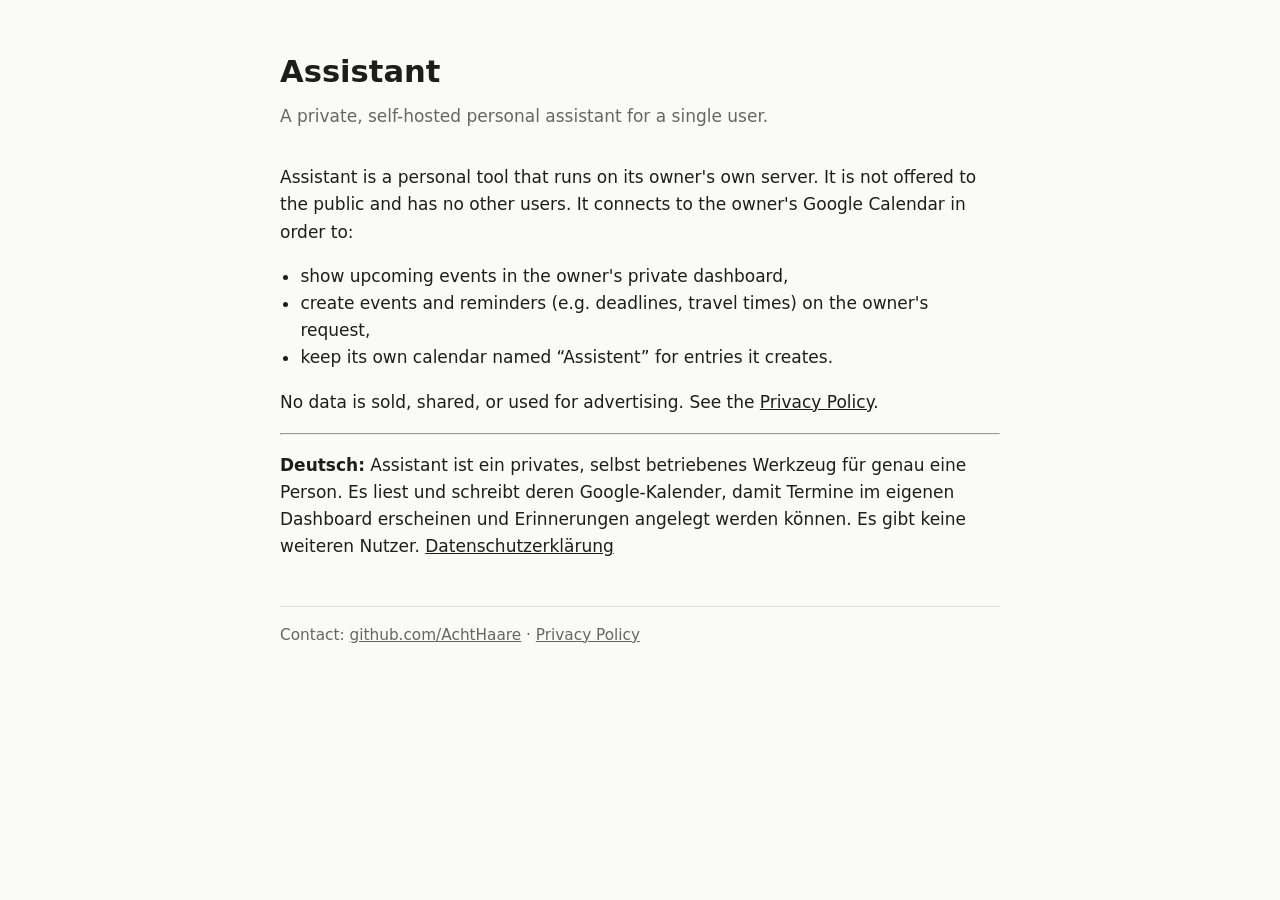
<file: index.html>
<!doctype html>
<html lang="en"><head><meta charset="utf-8"><meta name="viewport" content="width=device-width,initial-scale=1">
<title>Assistant – private calendar assistant</title><link rel="stylesheet" href="style.css">
<meta name="google-site-verification" content="wwsw3ns1KlOyCqv33SC91x1K8pgcp9XUdjX8HhXCozE">
</head><body><main>
<h1>Assistant</h1>
<p class="sub">A private, self-hosted personal assistant for a single user.</p>
<p>Assistant is a personal tool that runs on its owner's own server. It is not offered to the public and has
no other users. It connects to the owner's Google Calendar in order to:</p>
<ul>
<li>show upcoming events in the owner's private dashboard,</li>
<li>create events and reminders (e.g. deadlines, travel times) on the owner's request,</li>
<li>keep its own calendar named “Assistent” for entries it creates.</li>
</ul>
<p>No data is sold, shared, or used for advertising. See the <a href="privacy.html">Privacy Policy</a>.</p>
<hr>
<p lang="de"><b>Deutsch:</b> Assistant ist ein privates, selbst betriebenes Werkzeug für genau eine Person. Es liest
und schreibt deren Google-Kalender, damit Termine im eigenen Dashboard erscheinen und Erinnerungen angelegt werden
können. Es gibt keine weiteren Nutzer. <a href="privacy.html">Datenschutzerklärung</a></p>
<footer>Contact: <a href="https://github.com/AchtHaare">github.com/AchtHaare</a> · <a href="privacy.html">Privacy Policy</a></footer>
</main></body></html>
</file>
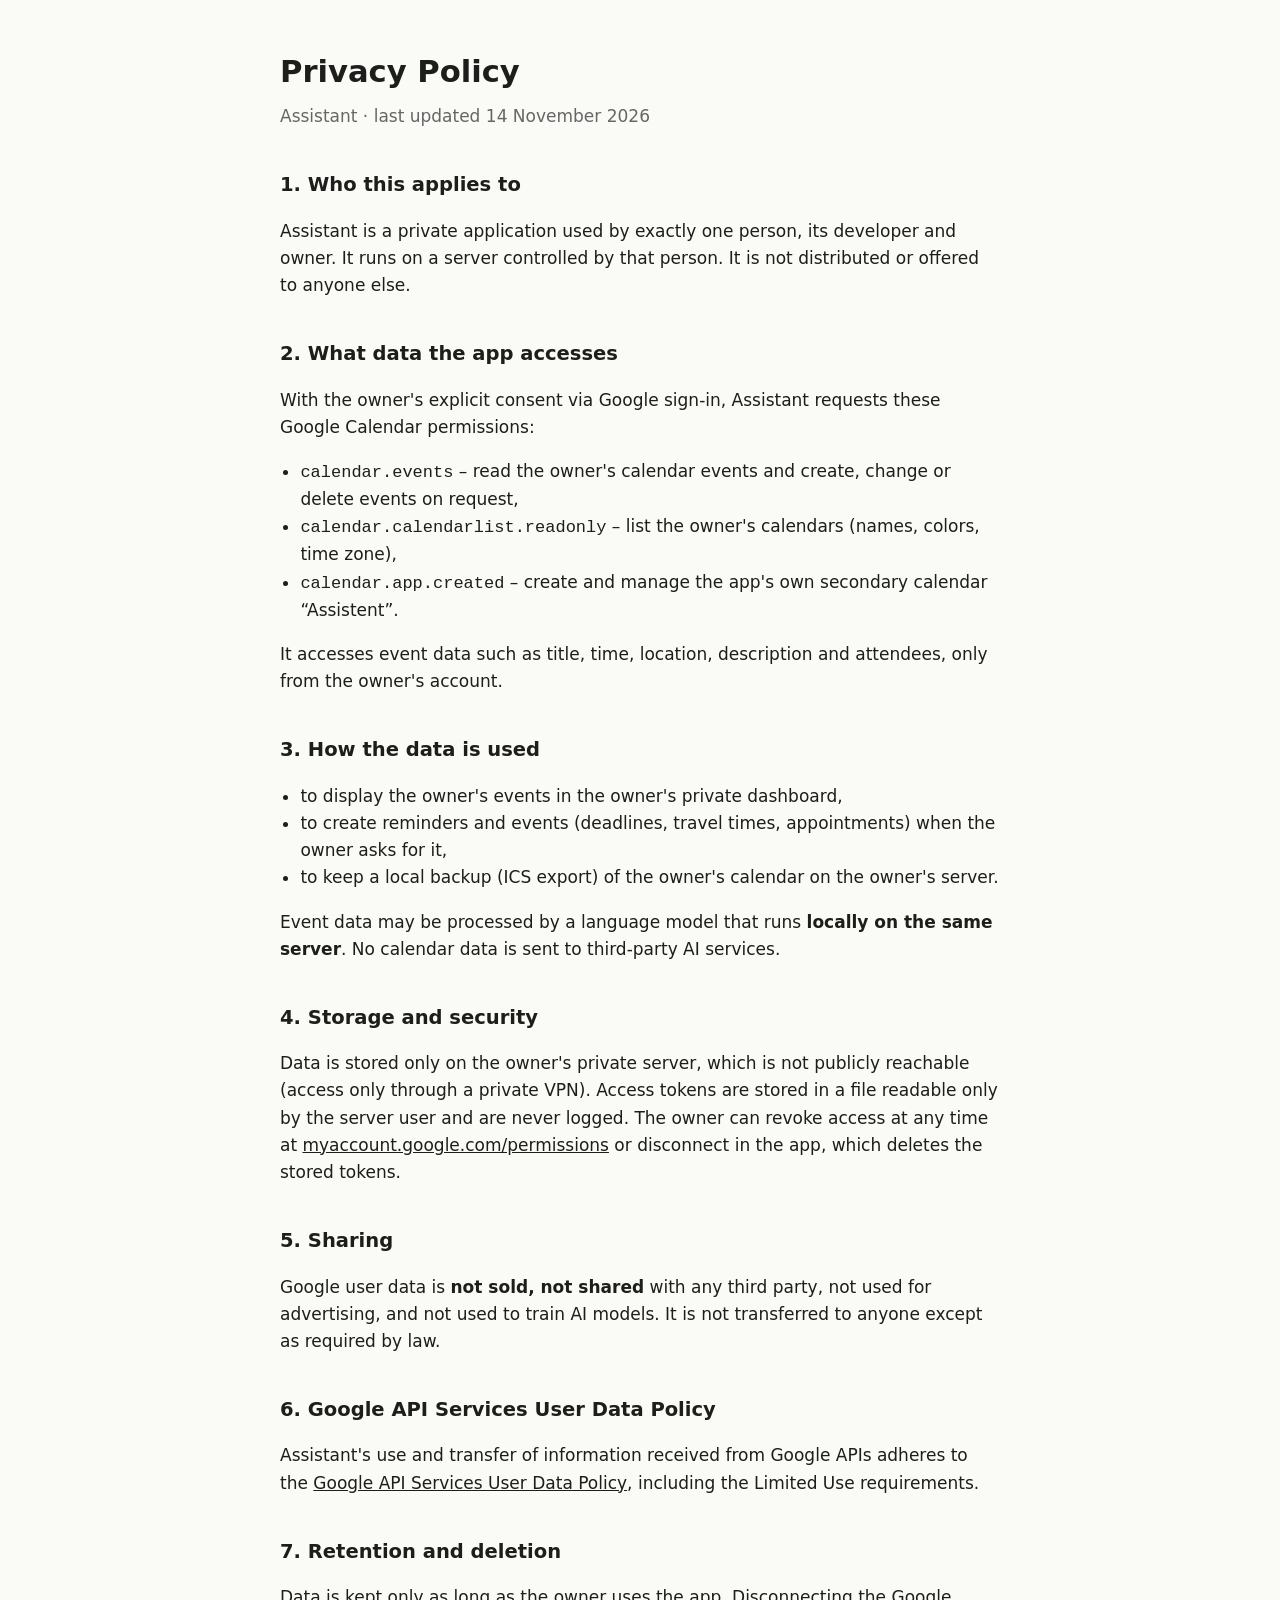
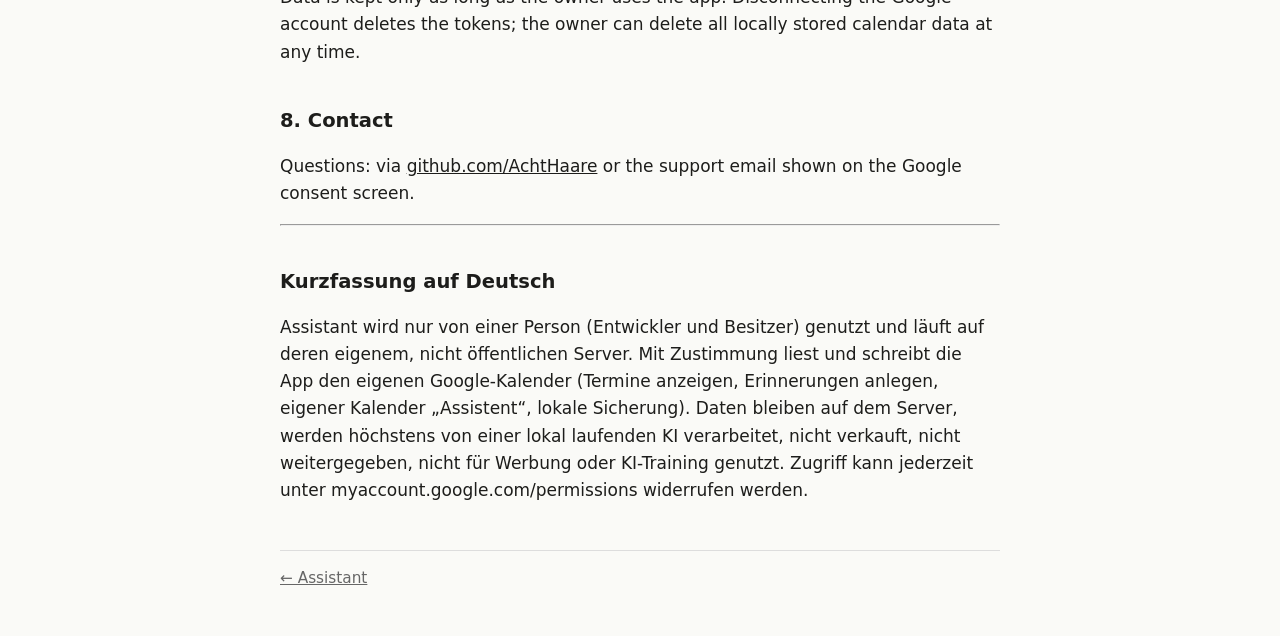
<file: privacy.html>
<!doctype html>
<html lang="en"><head><meta charset="utf-8"><meta name="viewport" content="width=device-width,initial-scale=1">
<title>Privacy Policy – Assistant</title><link rel="stylesheet" href="style.css"></head><body><main>
<h1>Privacy Policy</h1>
<p class="sub">Assistant · last updated 14 November 2026</p>

<h2>1. Who this applies to</h2>
<p>Assistant is a private application used by exactly one person, its developer and owner. It runs on a server
controlled by that person. It is not distributed or offered to anyone else.</p>

<h2>2. What data the app accesses</h2>
<p>With the owner's explicit consent via Google sign-in, Assistant requests these Google Calendar permissions:</p>
<ul>
<li><code>calendar.events</code> – read the owner's calendar events and create, change or delete events on request,</li>
<li><code>calendar.calendarlist.readonly</code> – list the owner's calendars (names, colors, time zone),</li>
<li><code>calendar.app.created</code> – create and manage the app's own secondary calendar “Assistent”.</li>
</ul>
<p>It accesses event data such as title, time, location, description and attendees, only from the owner's account.</p>

<h2>3. How the data is used</h2>
<ul>
<li>to display the owner's events in the owner's private dashboard,</li>
<li>to create reminders and events (deadlines, travel times, appointments) when the owner asks for it,</li>
<li>to keep a local backup (ICS export) of the owner's calendar on the owner's server.</li>
</ul>
<p>Event data may be processed by a language model that runs <b>locally on the same server</b>. No calendar data is
sent to third-party AI services.</p>

<h2>4. Storage and security</h2>
<p>Data is stored only on the owner's private server, which is not publicly reachable (access only through a
private VPN). Access tokens are stored in a file readable only by the server user and are never logged.
The owner can revoke access at any time at
<a href="https://myaccount.google.com/permissions">myaccount.google.com/permissions</a> or disconnect in the app,
which deletes the stored tokens.</p>

<h2>5. Sharing</h2>
<p>Google user data is <b>not sold, not shared</b> with any third party, not used for advertising, and not used to
train AI models. It is not transferred to anyone except as required by law.</p>

<h2>6. Google API Services User Data Policy</h2>
<p>Assistant's use and transfer of information received from Google APIs adheres to the
<a href="https://developers.google.com/terms/api-services-user-data-policy">Google API Services User Data Policy</a>,
including the Limited Use requirements.</p>

<h2>7. Retention and deletion</h2>
<p>Data is kept only as long as the owner uses the app. Disconnecting the Google account deletes the tokens; the
owner can delete all locally stored calendar data at any time.</p>

<h2>8. Contact</h2>
<p>Questions: via <a href="https://github.com/AchtHaare">github.com/AchtHaare</a> or the support email shown on the
Google consent screen.</p>

<hr>
<div lang="de">
<h2>Kurzfassung auf Deutsch</h2>
<p>Assistant wird nur von einer Person (Entwickler und Besitzer) genutzt und läuft auf deren eigenem, nicht
öffentlichen Server. Mit Zustimmung liest und schreibt die App den eigenen Google-Kalender (Termine anzeigen,
Erinnerungen anlegen, eigener Kalender „Assistent“, lokale Sicherung). Daten bleiben auf dem Server, werden höchstens
von einer lokal laufenden KI verarbeitet, nicht verkauft, nicht weitergegeben, nicht für Werbung oder KI-Training
genutzt. Zugriff kann jederzeit unter myaccount.google.com/permissions widerrufen werden.</p>
</div>
<footer><a href="index.html">← Assistant</a></footer>
</main></body></html>
</file>
<file: style.css>
:root{color-scheme:light dark;--bg:#fafaf7;--fg:#1d1d1b;--mut:#666;--line:#ddd}
@media(prefers-color-scheme:dark){:root{--bg:#161615;--fg:#eceae4;--mut:#9a978f;--line:#333}}
body{margin:0;background:var(--bg);color:var(--fg);font:17px/1.6 system-ui,-apple-system,Segoe UI,sans-serif}
main{max-width:720px;margin:0 auto;padding:48px 20px}
h1{font-size:1.8em;margin:0 0 .2em}h2{font-size:1.15em;margin-top:2em}
.sub{color:var(--mut);margin:0 0 2em}a{color:inherit}
footer{border-top:1px solid var(--line);margin-top:3em;padding-top:1em;color:var(--mut);font-size:.9em}
ul{padding-left:1.2em}
</file>
